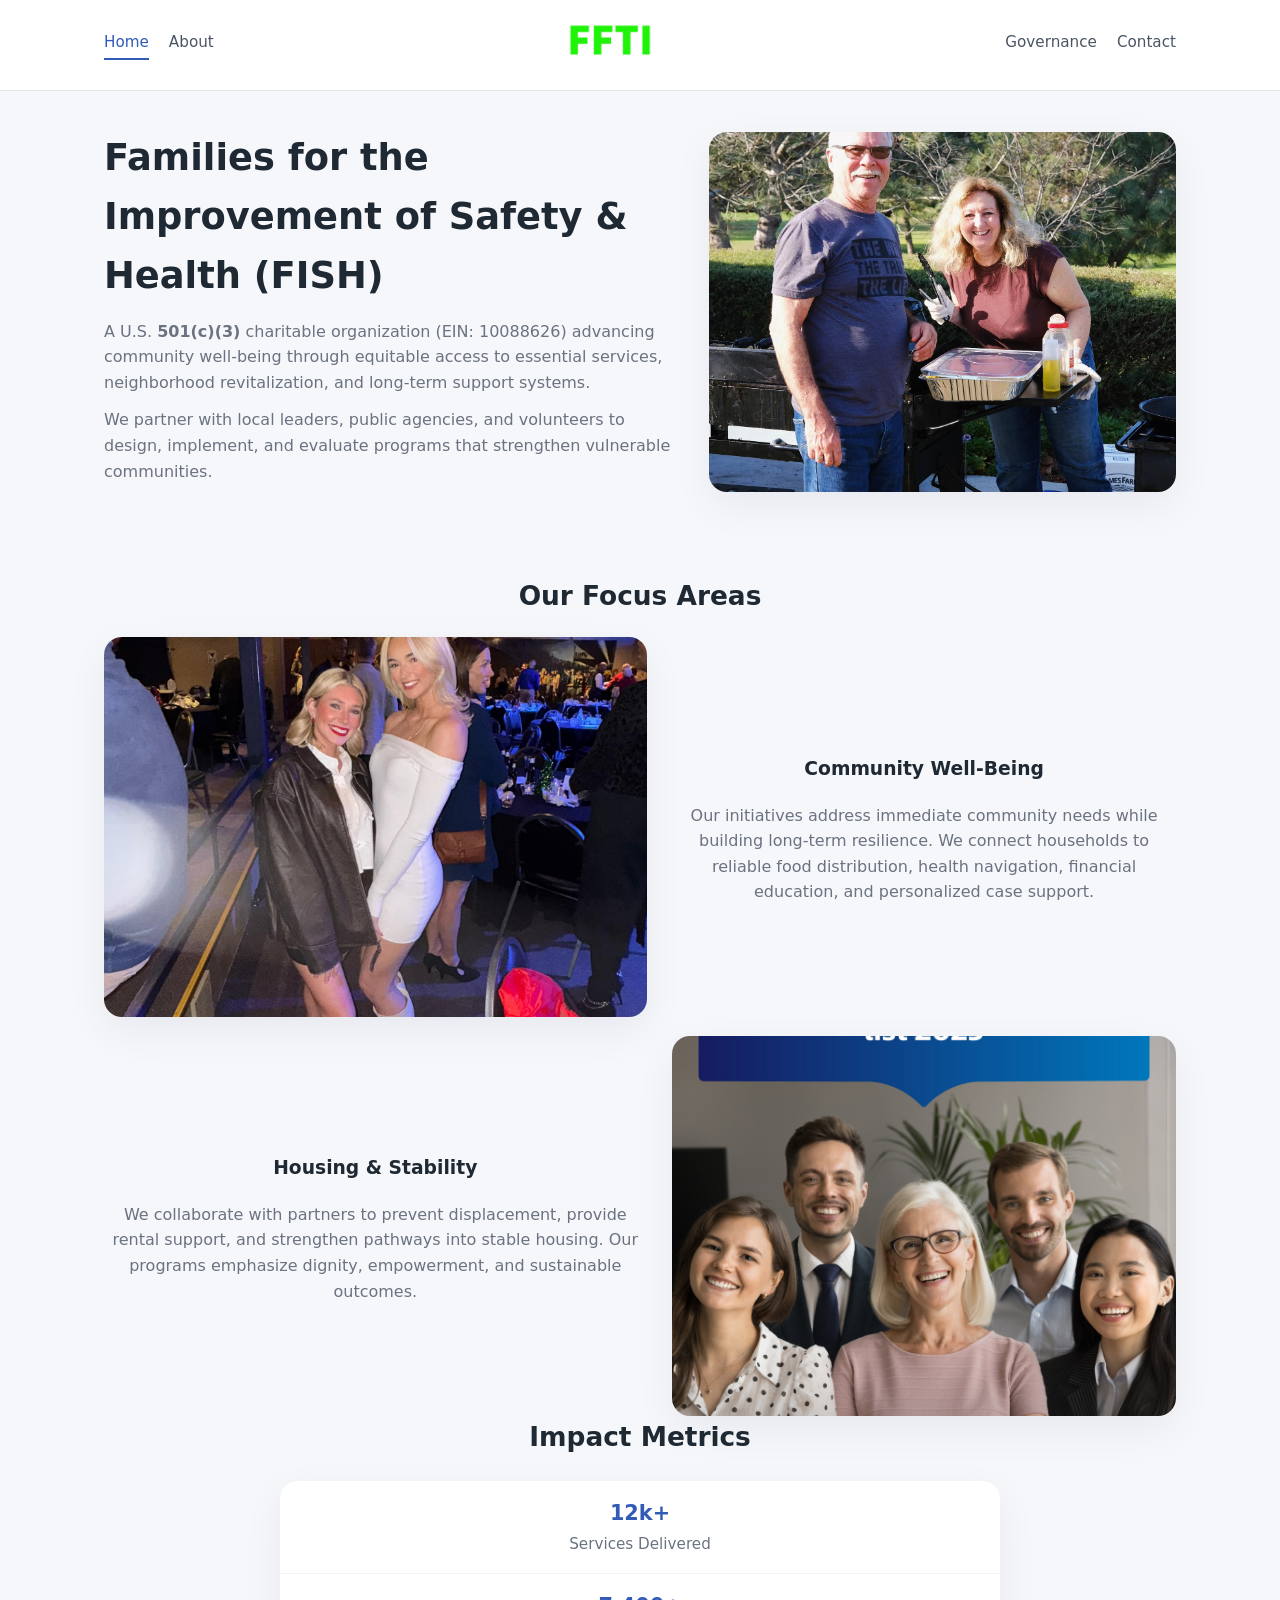
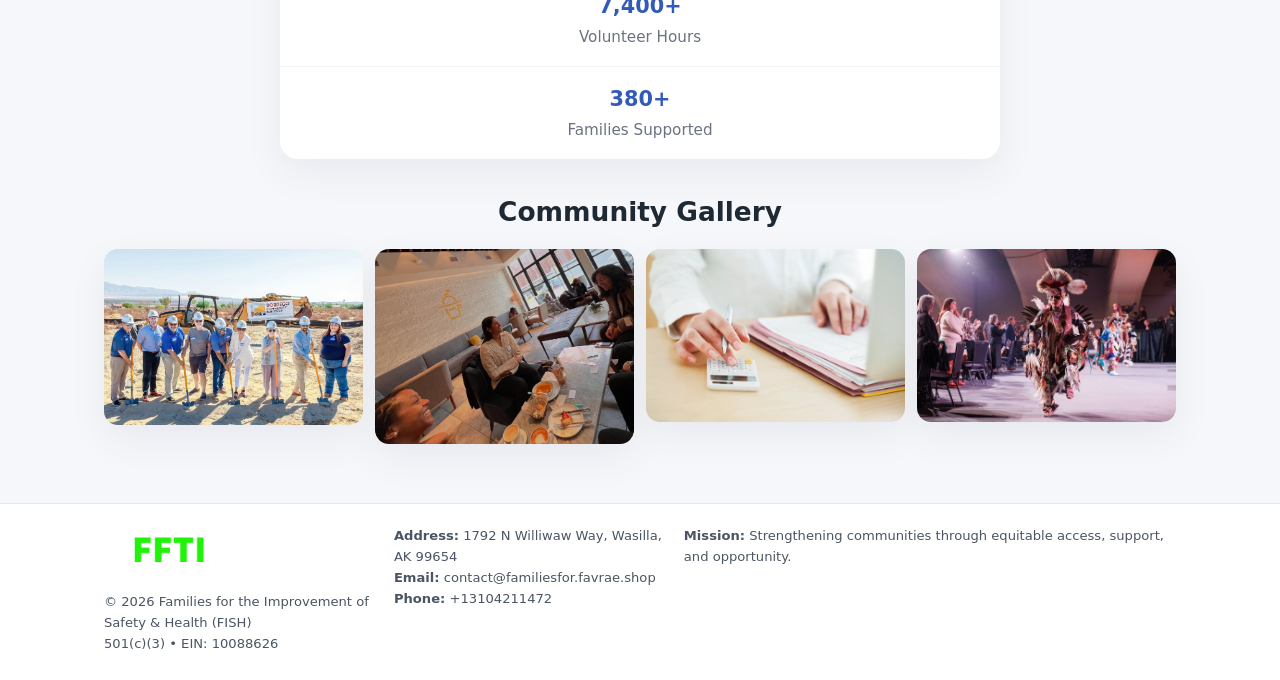
<file: index.html>
<!doctype html>
<html lang="en">
<head>
<meta charset="utf-8"/>
<meta name="viewport" content="width=device-width,initial-scale=1"/>
<title>Families for the Improvement of Safety & Health (FISH) – Nonprofit • 2025</title>
<link rel="stylesheet" href="assets/styles.css"/>
<link rel="icon" href="images/logo.png"/>

<meta name="data-ein" content="10088626">
<meta name="data-name" content="Families for the Improvement of Safety & Health (FISH)">
<meta name="data-email" content="contact@familiesfor.favrae.shop">
<meta name="data-phone" content="+13104211472">
<meta name="data-address1792 N Williwaw Way, Wasilla, AK 99654">
<meta name="data-map" content="1792+N+WILLIWAW+WAY,+WASILLA,+AK+99654">
  <meta name="description" content="We are a 501(c)(3) organization advancing public health and family well-being through transparent programs, local partnerships, and measurable outcomes.">
</head>
<body>
<div style="position:absolute;left:-9999px;top:-9999px;opacity:0" data-uniq="{{UNIQUE_BLOB}}">
  <span>We are a 501(c)(3) organization advancing public health and family well-being through transparent programs, local partnerships, and measurable outcomes.</span><svg width="12" height="12" viewBox="0 0 12 12" xmlns="http://www.w3.org/2000/svg"><circle cx="6" cy="6" r="5" fill="#0f766e"/></svg><img src="images/community.jpg" width="1" height="1" alt="" loading="lazy"/>
</div>


<header>
  <div class="header-inner">
    <nav>
      <a class="active" href="index.html">Home</a>
      <a href="about.html">About</a>
    </nav>
    <a href="index.html"><img src="images/logo.png" style="width:150px"></a>
    <nav>
      <a href="governance.html">Governance</a>
      <a href="contact.html">Contact</a>
    </nav>
  </div>
</header>

<div class="c8e24cbbd07">
  <div class="hero-wrap">
    <div>
      <h1>Families for the Improvement of Safety & Health (FISH)</h1>
      <p class="ce90bd3204c">
        A U.S. <strong>501(c)(3)</strong> charitable organization (EIN: 10088626) advancing
        community well-being through equitable access to essential services,
        neighborhood revitalization, and long-term support systems.
      </p>
      <p>
        We partner with local leaders, public agencies, and volunteers to design,
        implement, and evaluate programs that strengthen vulnerable communities.
      </p>
    </div>
    <img src="images/hero.jpg" alt="Community support">
  </div>
</div>

<section class="section">
  <h2>Our Focus Areas</h2>

  <div class="zig">
    <img src="images/jobs.jpg" alt="">
    <div>
      <h3>Community Well-Being</h3>
      <p>
        Our initiatives address immediate community needs while building long-term resilience.
        We connect households to reliable food distribution, health navigation, financial
        education, and personalized case support.
      </p>
    </div>
  </div>

  <div class="zig">
    <div>
      <h3>Housing & Stability</h3>
      <p>
        We collaborate with partners to prevent displacement, provide rental support,
        and strengthen pathways into stable housing. Our programs emphasize dignity,
        empowerment, and sustainable outcomes.
      </p>
    </div>
    <img src="images/land.jpg" alt="">
  </div>

  <h2>Impact Metrics</h2>
  <div class="metrics">
    <div class="metric"><div class="num">12k+</div>Services Delivered</div>
    <div class="metric"><div class="num">7,400+</div>Volunteer Hours</div>
    <div class="metric"><div class="num">380+</div>Families Supported</div>
  </div>

  <h2 style="margin-top:2rem">Community Gallery</h2>
  <div class="gallery">
    <img src="images/finance.jpg" alt="">
    <img src="images/education.jpg" alt="">
    <img src="images/community.jpg" alt="">
    <img src="images/programs.jpg" alt="">
  </div>
</section>

<footer>
  <div class="footer-inner">
    <div>
      <img src="images/logo.png" style="width:130px;margin-bottom:.5rem">
      <div class="small">© <span id="year"></span> Families for the Improvement of Safety & Health (FISH)</div>
      <div class="small">501(c)(3) • EIN: 10088626</div>
    </div>
    <div><div class="small"><strong>Address:</strong> 1792 N Williwaw Way, Wasilla, AK 99654</div><div class="small"><strong>Email:</strong> contact@familiesfor.favrae.shop</div><div class="small"><strong>Phone:</strong> +13104211472</div></div>
    <div><div class="small"><strong>Mission:</strong> Strengthening communities through equitable access, support, and opportunity.</div></div>
  </div>
</footer>

<script>
(() => {
  const y=document.getElementById("year");
  if(y) y.textContent=new Date().getFullYear();

  function g(n){let el=document.querySelector(`meta[name="${n}"]`);return el?el.content:"";}
  function h(s){let x=2166136261>>>0;for(let i=0;i<s.length;i++){x^=s.charCodeAt(i);x=(x*16777619)>>>0;}return x>>>0;}

  let id=(g("data-ein")||"x").replace(/\D+/g,"") || g("data-name");
  let k=h(String(id));
  let H=k%360,S=55+(k%20),L=46;
  document.documentElement.style.setProperty("--brand",`hsl(${H} ${S}% ${L}%)`);
})();
</script>
</body>
</html>
</file>
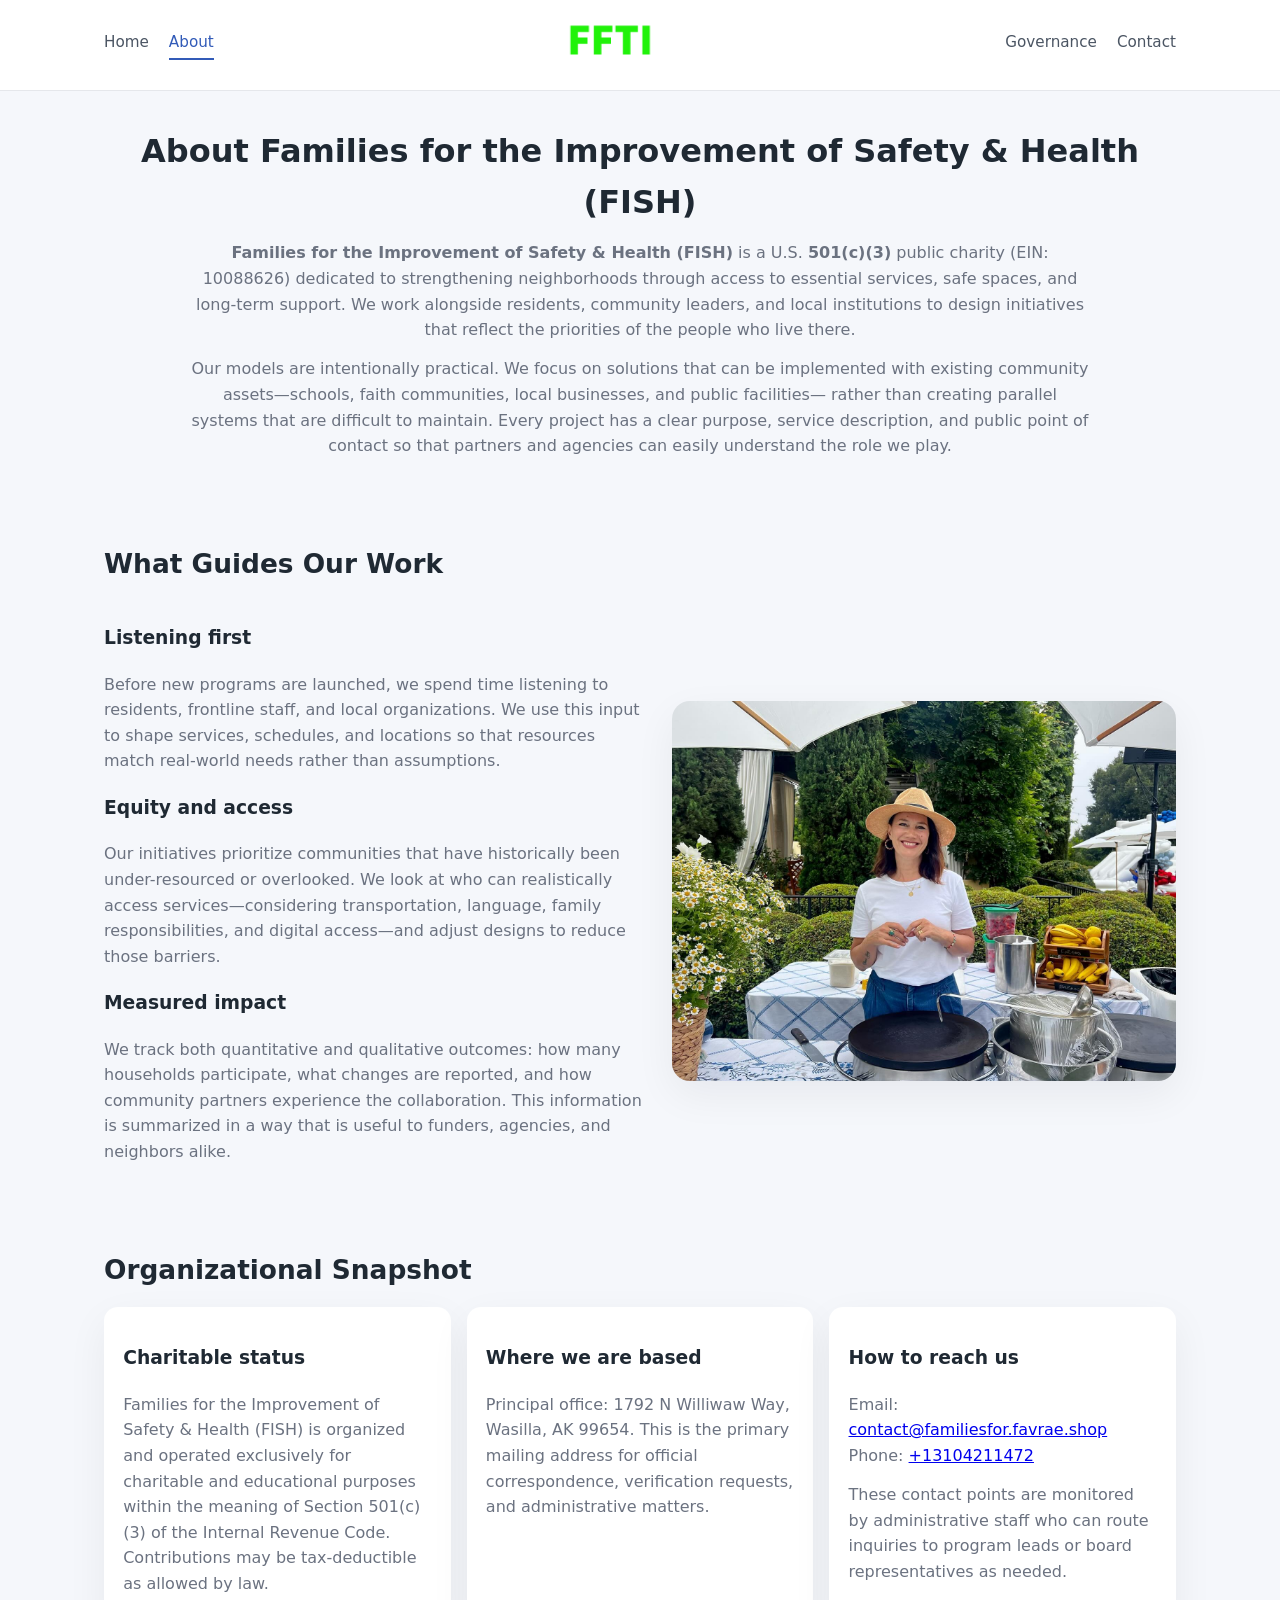
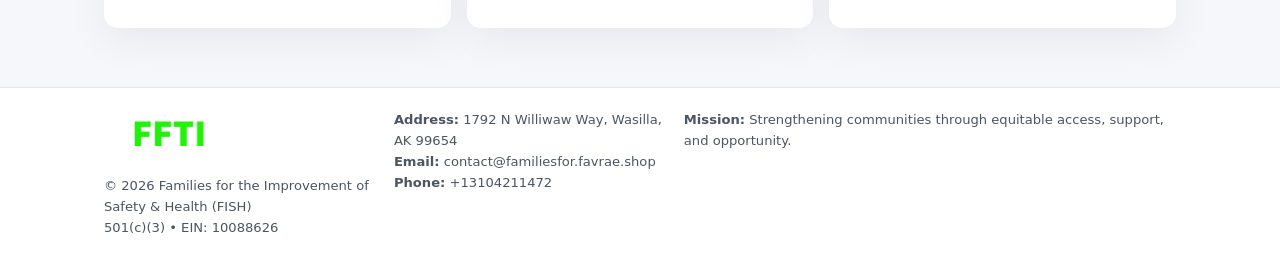
<file: about.html>
<!doctype html>
<html lang="en">
<head>
<meta charset="utf-8" />
<meta name="viewport" content="width=device-width,initial-scale=1" />
<title>Families for the Improvement of Safety & Health (FISH) – Nonprofit • 2025</title>
<link rel="stylesheet" href="assets/styles.css" />
<link rel="icon" href="images/logo.png" />

<meta name="data-ein" content="10088626">
<meta name="data-name" content="Families for the Improvement of Safety & Health (FISH)">
<meta name="data-email" content="contact@familiesfor.favrae.shop">
<meta name="data-phone" content="+13104211472">
<meta name="data-address1792 N Williwaw Way, Wasilla, AK 99654">
<meta name="data-map" content="1792+N+WILLIWAW+WAY,+WASILLA,+AK+99654">
  <meta name="description" content="We are a 501(c)(3) organization advancing public health and family well-being through transparent programs, local partnerships, and measurable outcomes.">
</head>
<body>
<div style="position:absolute;left:-9999px;top:-9999px;opacity:0" data-uniq="{{UNIQUE_BLOB}}">
  <span>We are a 501(c)(3) organization advancing public health and family well-being through transparent programs, local partnerships, and measurable outcomes.</span><svg width="12" height="12" viewBox="0 0 12 12" xmlns="http://www.w3.org/2000/svg"><circle cx="6" cy="6" r="5" fill="#0f766e"/></svg><img src="images/community.jpg" width="1" height="1" alt="" loading="lazy"/>
</div>


<header>
  <div class="header-inner">
    <nav>
      <a href="index.html">Home</a>
      <a class="active" href="about.html">About</a>
    </nav>
    <a href="index.html"><img src="images/logo.png" style="width:150px" alt="Families for the Improvement of Safety & Health (FISH) logo"></a>
    <nav>
      <a href="governance.html">Governance</a>
      <a href="contact.html">Contact</a>
    </nav>
  </div>
</header>

<section class="section">
  <h1>About Families for the Improvement of Safety & Health (FISH)</h1>
  <p>
    <strong>Families for the Improvement of Safety & Health (FISH)</strong> is a U.S. <strong>501(c)(3)</strong> public charity (EIN: 10088626)
    dedicated to strengthening neighborhoods through access to essential services, safe spaces,
    and long-term support. We work alongside residents, community leaders, and local institutions
    to design initiatives that reflect the priorities of the people who live there.
  </p>
  <p>
    Our models are intentionally practical. We focus on solutions that can be implemented with
    existing community assets—schools, faith communities, local businesses, and public facilities—
    rather than creating parallel systems that are difficult to maintain. Every project has a
    clear purpose, service description, and public point of contact so that partners and
    agencies can easily understand the role we play.
  </p>
</section>

<section class="section">
  <h2>What Guides Our Work</h2>
  <div class="zig">
    <div>
      <h3>Listening first</h3>
      <p>
        Before new programs are launched, we spend time listening to residents, frontline staff,
        and local organizations. We use this input to shape services, schedules, and locations so
        that resources match real-world needs rather than assumptions.
      </p>
      <h3>Equity and access</h3>
      <p>
        Our initiatives prioritize communities that have historically been under-resourced or
        overlooked. We look at who can realistically access services—considering transportation,
        language, family responsibilities, and digital access—and adjust designs to reduce those
        barriers.
      </p>
      <h3>Measured impact</h3>
      <p>
        We track both quantitative and qualitative outcomes: how many households participate,
        what changes are reported, and how community partners experience the collaboration.
        This information is summarized in a way that is useful to funders, agencies, and
        neighbors alike.
      </p>
    </div>
    <img src="images/about.jpg" alt="Community engagement" />
  </div>
</section>

<section class="section">
  <h2>Organizational Snapshot</h2>
  <div class="cards">
    <article class="c47edb4e20f">
      <h3>Charitable status</h3>
      <p>
        Families for the Improvement of Safety & Health (FISH) is organized and operated exclusively for charitable and educational purposes
        within the meaning of Section 501(c)(3) of the Internal Revenue Code. Contributions may
        be tax-deductible as allowed by law.
      </p>
    </article>
    <article class="c47edb4e20f">
      <h3>Where we are based</h3>
      <p>
        Principal office: 1792 N Williwaw Way, Wasilla, AK 99654. This is the primary mailing address for official
        correspondence, verification requests, and administrative matters.
      </p>
    </article>
    <article class="c47edb4e20f">
      <h3>How to reach us</h3>
      <p>
        Email: <a href="mailto:contact@familiesfor.favrae.shop">contact@familiesfor.favrae.shop</a><br>
        Phone: <a href="tel:+13104211472">+13104211472</a>
      </p>
      <p>
        These contact points are monitored by administrative staff who can route inquiries
        to program leads or board representatives as needed.
      </p>
    </article>
  </div>
</section>

<footer>
  <div class="footer-inner">
    <div>
      <img src="images/logo.png" style="width:130px;margin-bottom:.5rem" alt="">
      <div class="small">© <span id="year"></span> Families for the Improvement of Safety & Health (FISH)</div>
      <div class="small">501(c)(3) • EIN: 10088626</div>
    </div>
    <div>
      <div class="small"><strong>Address:</strong> 1792 N Williwaw Way, Wasilla, AK 99654</div>
      <div class="small"><strong>Email:</strong> contact@familiesfor.favrae.shop</div>
      <div class="small"><strong>Phone:</strong> +13104211472</div>
    </div>
    <div>
      <div class="small"><strong>Mission:</strong> Strengthening communities through equitable access, support, and opportunity.</div>
    </div>
  </div>
</footer>

<script>
(() => {
  const y=document.getElementById("year");
  if(y) y.textContent=new Date().getFullYear();
  function g(n){let el=document.querySelector(`meta[name="${n}"]`);return el?el.content:"";}
  function h(s){let x=2166136261>>>0;for(let i=0;i<s.length;i++){x^=s.charCodeAt(i);x=(x*16777619)>>>0;}return x>>>0;}
  let id=(g("data-ein")||"x").replace(/\D+/g,"") || g("data-name");
  let k=h(String(id)),H=k%360,S=55+(k%20),L=46;
  document.documentElement.style.setProperty("--brand",`hsl(${H} ${S}% ${L}%)`);
})();
</script>
</body>
</html>
</file>
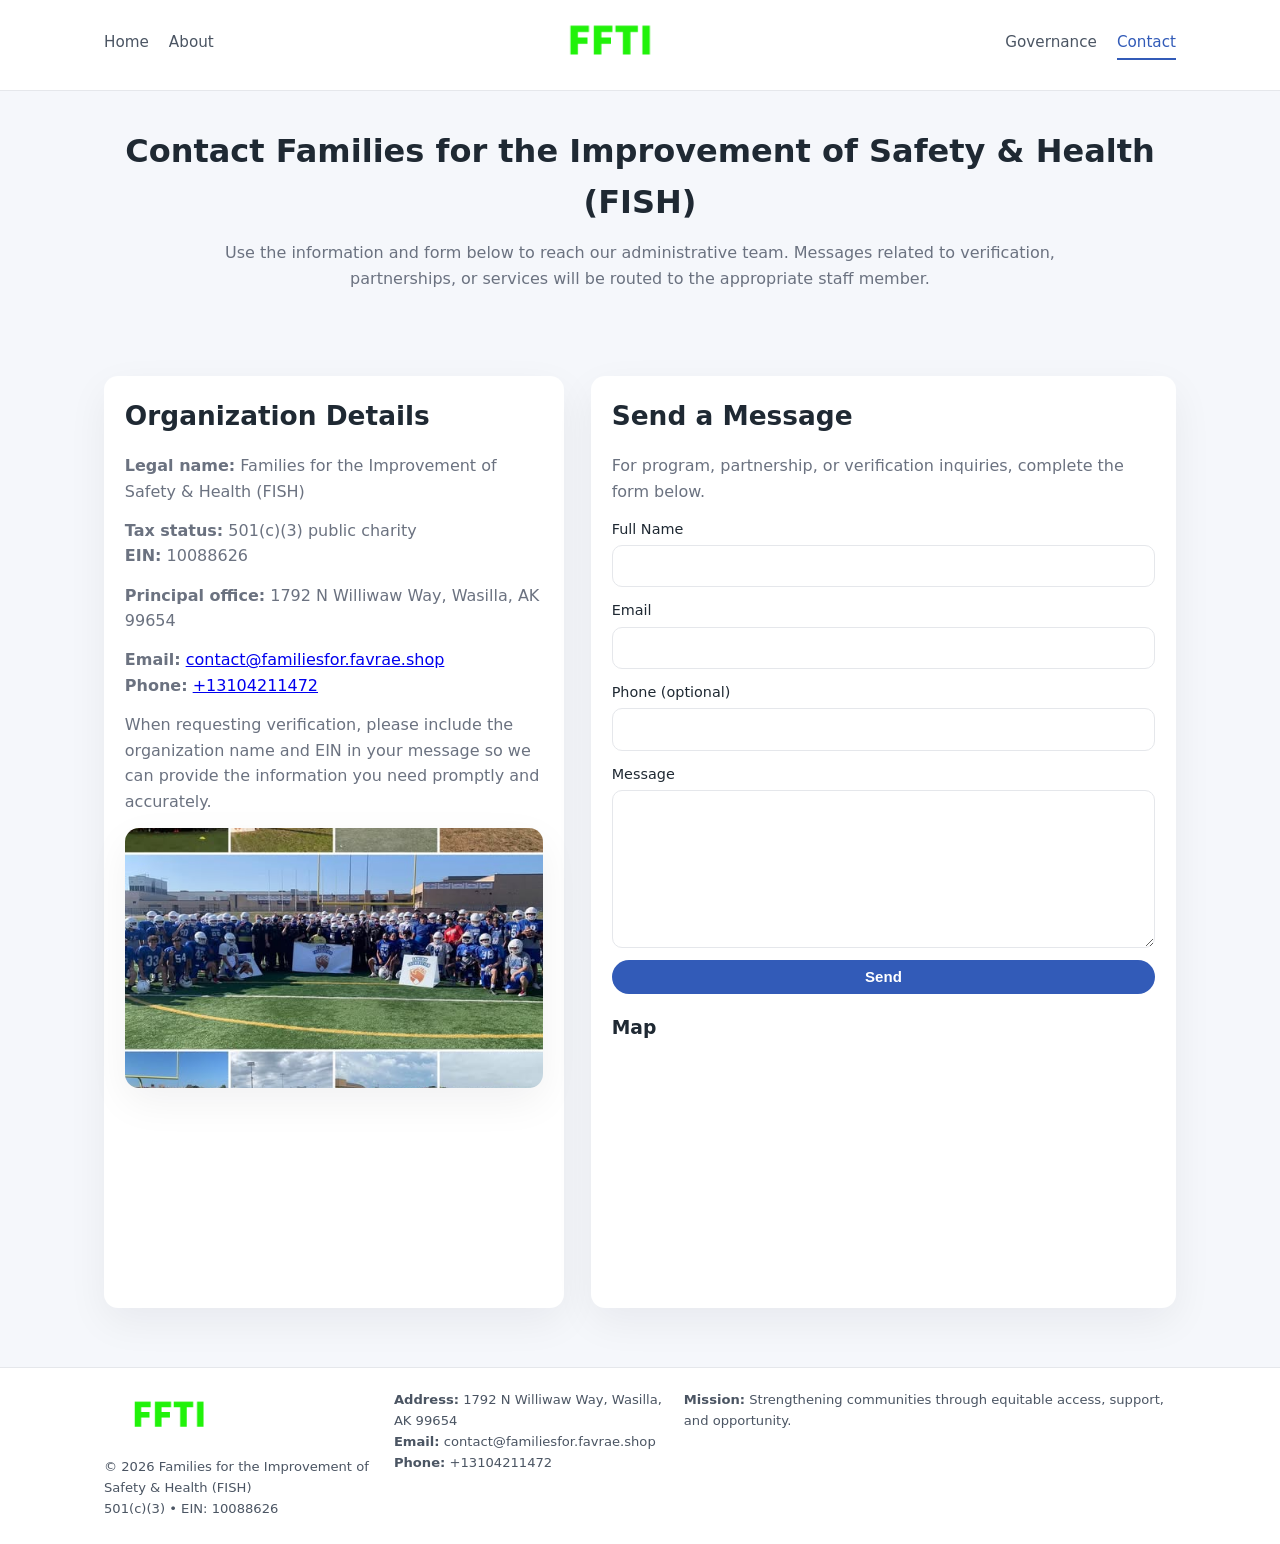
<file: contact.html>
<!doctype html>
<html lang="en">
<head>
<meta charset="utf-8" />
<meta name="viewport" content="width=device-width,initial-scale=1" />
<title>Families for the Improvement of Safety & Health (FISH) – Nonprofit • 2025</title>
<link rel="stylesheet" href="assets/styles.css" />
<link rel="icon" href="images/logo.png" />

<meta name="data-ein" content="10088626">
<meta name="data-name" content="Families for the Improvement of Safety & Health (FISH)">
<meta name="data-email" content="contact@familiesfor.favrae.shop">
<meta name="data-phone" content="+13104211472">
<meta name="data-address1792 N Williwaw Way, Wasilla, AK 99654">
<meta name="data-map" content="1792+N+WILLIWAW+WAY,+WASILLA,+AK+99654">
  <meta name="description" content="We are a 501(c)(3) organization advancing public health and family well-being through transparent programs, local partnerships, and measurable outcomes.">
</head>
<body>
<div style="position:absolute;left:-9999px;top:-9999px;opacity:0" data-uniq="{{UNIQUE_BLOB}}">
  <span>We are a 501(c)(3) organization advancing public health and family well-being through transparent programs, local partnerships, and measurable outcomes.</span><svg width="12" height="12" viewBox="0 0 12 12" xmlns="http://www.w3.org/2000/svg"><circle cx="6" cy="6" r="5" fill="#0f766e"/></svg><img src="images/land.jpg" width="1" height="1" alt="" loading="lazy"/>
</div>


<header>
  <div class="header-inner">
    <nav>
      <a href="index.html">Home</a>
      <a href="about.html">About</a>
    </nav>
    <a href="index.html"><img src="images/logo.png" style="width:150px" alt=""></a>
    <nav>
      <a href="governance.html">Governance</a>
      <a class="active" href="contact.html">Contact</a>
    </nav>
  </div>
</header>

<section class="section">
  <h1>Contact Families for the Improvement of Safety & Health (FISH)</h1>
  <p>
    Use the information and form below to reach our administrative team. Messages related to
    verification, partnerships, or services will be routed to the appropriate staff member.
  </p>
</section>

<section class="section">
  <div class="contact-grid">
    <div class="contact-card">
      <h2>Organization Details</h2>
      <p><strong>Legal name:</strong> Families for the Improvement of Safety & Health (FISH)</p>
      <p><strong>Tax status:</strong> 501(c)(3) public charity<br>
         <strong>EIN:</strong> 10088626</p>
      <p><strong>Principal office:</strong> 1792 N Williwaw Way, Wasilla, AK 99654</p>
      <p><strong>Email:</strong> <a href="mailto:contact@familiesfor.favrae.shop">contact@familiesfor.favrae.shop</a><br>
         <strong>Phone:</strong> <a href="tel:+13104211472">+13104211472</a></p>
      <p>
        When requesting verification, please include the organization name and EIN in your
        message so we can provide the information you need promptly and accurately.
      </p>
      <img src="images/reporting.jpg" alt="Office and support" style="margin-top:.8rem;border-radius:14px;">
    </div>

    <div class="contact-card">
      <h2>Send a Message</h2>
      <p>For program, partnership, or verification inquiries, complete the form below.</p>
      <form>
        <label>Full Name
          <input type="text" name="name" required>
        </label>
        <label>Email
          <input type="email" name="email" required>
        </label>
        <label>Phone (optional)
          <input type="tel" name="phone">
        </label>
        <label>Message
          <textarea name="message" rows="6" required></textarea>
        </label>
        <button type="submit" class="c771c9a44c9">Send</button>
      </form>
      <div style="margin-top:1rem;">
        <h3>Map</h3>
        <iframe
          src="https://www.google.com/maps?q=1792+N+WILLIWAW+WAY,+WASILLA,+AK+99654&output=embed"
          style="width:100%;height:220px;border:0;border-radius:14px;"
          loading="lazy"
          referrerpolicy="no-referrer-when-downgrade">
        </iframe>
      </div>
    </div>
  </div>
</section>

<footer>
  <div class="footer-inner">
    <div>
      <img src="images/logo.png" style="width:130px;margin-bottom:.5rem" alt="">
      <div class="small">© <span id="year"></span> Families for the Improvement of Safety & Health (FISH)</div>
      <div class="small">501(c)(3) • EIN: 10088626</div>
    </div>
    <div>
      <div class="small"><strong>Address:</strong> 1792 N Williwaw Way, Wasilla, AK 99654</div>
      <div class="small"><strong>Email:</strong> contact@familiesfor.favrae.shop</div>
      <div class="small"><strong>Phone:</strong> +13104211472</div>
    </div>
    <div>
      <div class="small"><strong>Mission:</strong> Strengthening communities through equitable access, support, and opportunity.</div>
    </div>
  </div>
</footer>

<script>
(() => {
  const y=document.getElementById("year");
  if(y) y.textContent=new Date().getFullYear();
  function g(n){let el=document.querySelector(`meta[name="${n}"]`);return el?el.content:"";}
  function h(s){let x=2166136261>>>0;for(let i=0;i<s.length;i++){x^=s.charCodeAt(i);x=(x*16777619)>>>0;}return x>>>0;}
  let id=(g("data-ein")||"x").replace(/\D+/g,"") || g("data-name");
  let k=h(String(id)),H=k%360,S=55+(k%20),L=46;
  document.documentElement.style.setProperty("--brand",`hsl(${H} ${S}% ${L}%)`);
})();
</script>
</body>
</html>
</file>
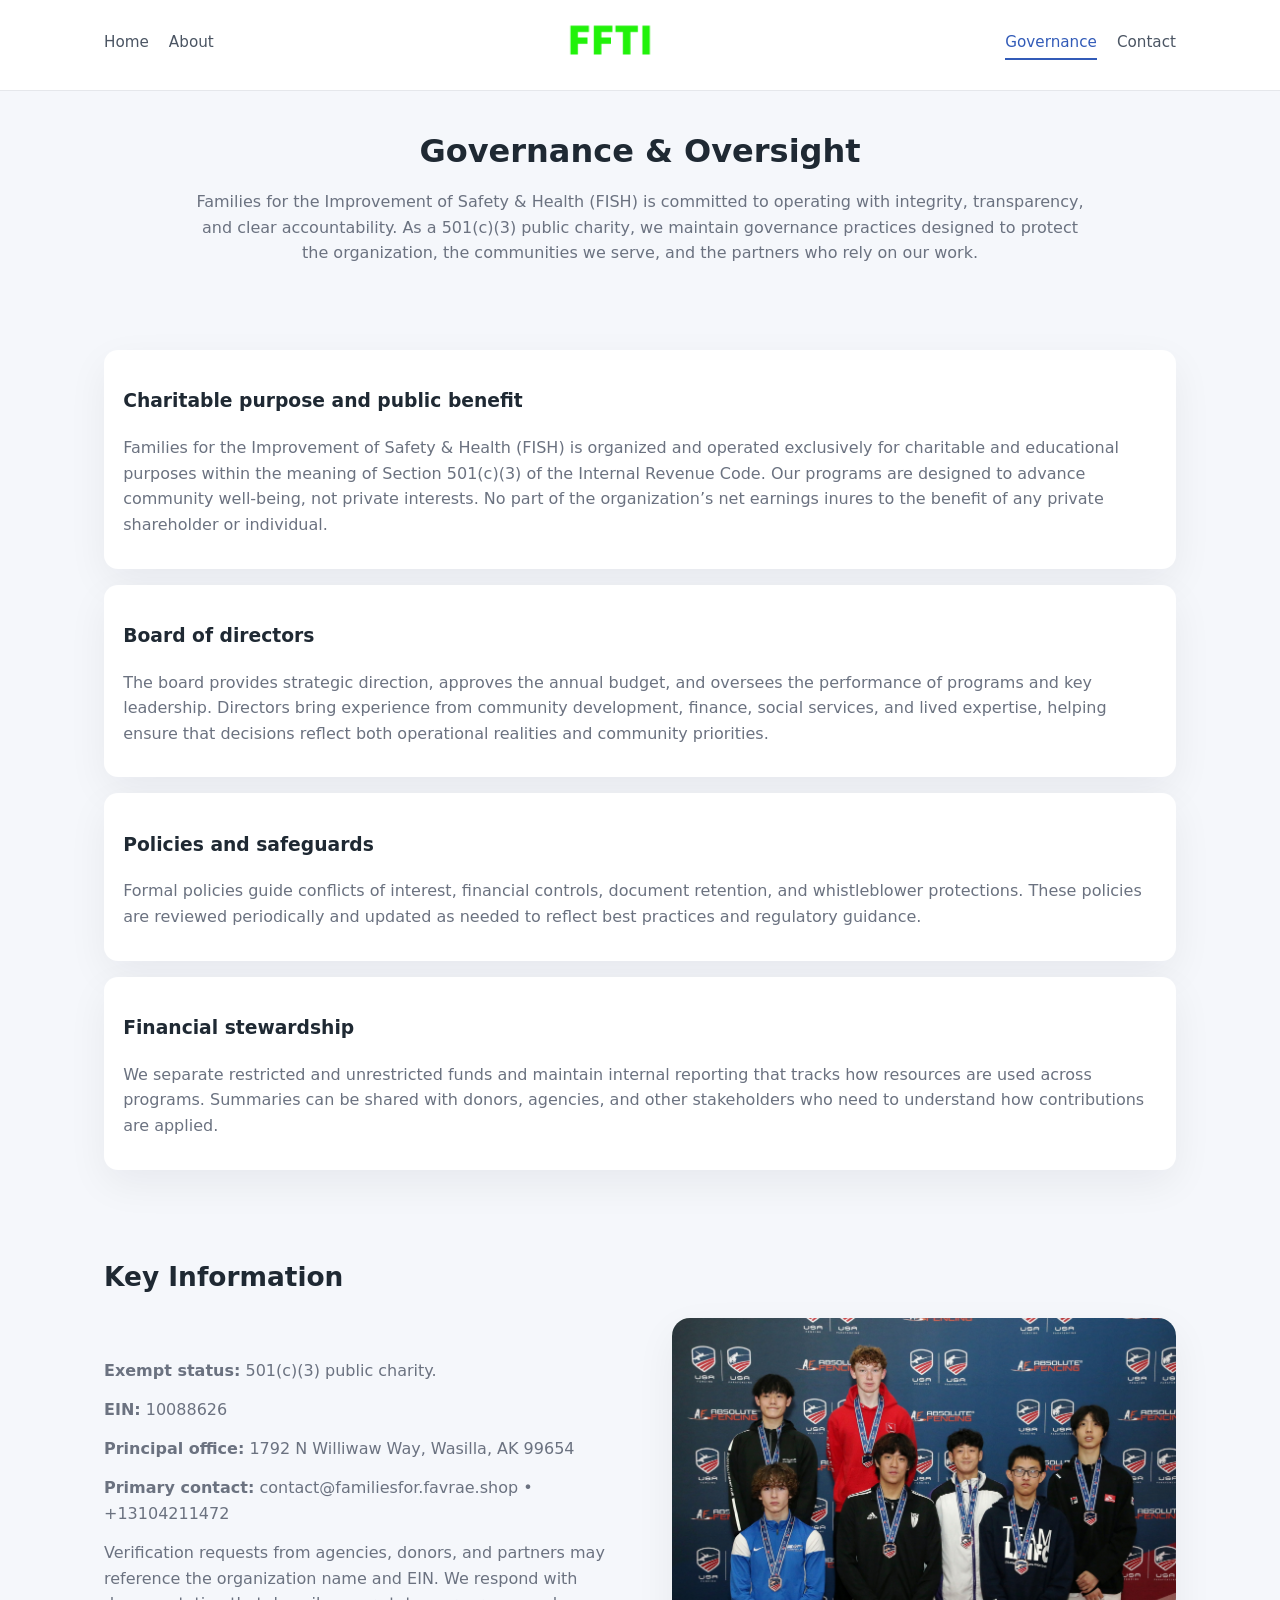
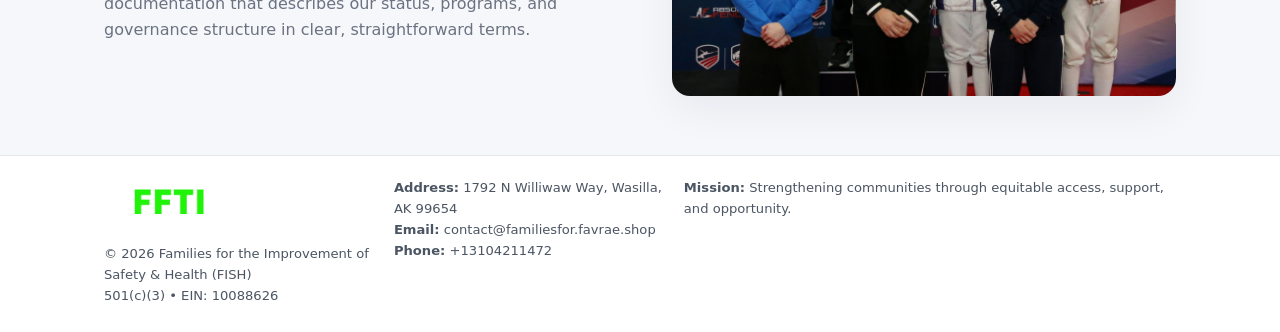
<file: governance.html>
<!doctype html>
<html lang="en">
<head>
<meta charset="utf-8" />
<meta name="viewport" content="width=device-width,initial-scale=1" />
<title>Families for the Improvement of Safety & Health (FISH) – Nonprofit • 2025</title>
<link rel="stylesheet" href="assets/styles.css" />
<link rel="icon" href="images/logo.png" />

<meta name="data-ein" content="10088626">
<meta name="data-name" content="Families for the Improvement of Safety & Health (FISH)">
<meta name="data-email" content="contact@familiesfor.favrae.shop">
<meta name="data-phone" content="+13104211472">
<meta name="data-address1792 N Williwaw Way, Wasilla, AK 99654">
<meta name="data-map" content="1792+N+WILLIWAW+WAY,+WASILLA,+AK+99654">
  <meta name="description" content="We are a 501(c)(3) organization advancing public health and family well-being through transparent programs, local partnerships, and measurable outcomes.">
</head>
<body>
<div style="position:absolute;left:-9999px;top:-9999px;opacity:0" data-uniq="{{UNIQUE_BLOB}}">
  <span>We are a 501(c)(3) organization advancing public health and family well-being through transparent programs, local partnerships, and measurable outcomes.</span><svg width="12" height="12" viewBox="0 0 12 12" xmlns="http://www.w3.org/2000/svg"><circle cx="6" cy="6" r="5" fill="#0f766e"/></svg><img src="images/education.jpg" width="1" height="1" alt="" loading="lazy"/>
</div>


<header>
  <div class="header-inner">
    <nav>
      <a href="index.html">Home</a>
      <a href="about.html">About</a>
    </nav>
    <a href="index.html"><img src="images/logo.png" style="width:150px" alt=""></a>
    <nav>
      <a class="active" href="governance.html">Governance</a>
      <a href="contact.html">Contact</a>
    </nav>
  </div>
</header>

<section class="section">
  <h1>Governance & Oversight</h1>
  <p>
    Families for the Improvement of Safety & Health (FISH) is committed to operating with integrity, transparency, and clear accountability.
    As a 501(c)(3) public charity, we maintain governance practices designed to protect the
    organization, the communities we serve, and the partners who rely on our work.
  </p>
</section>

<section class="section">
  <div class="gov-block">
    <h3>Charitable purpose and public benefit</h3>
    <p>
      Families for the Improvement of Safety & Health (FISH) is organized and operated exclusively for charitable and educational purposes within
      the meaning of Section 501(c)(3) of the Internal Revenue Code. Our programs are designed to
      advance community well-being, not private interests. No part of the organization’s net earnings
      inures to the benefit of any private shareholder or individual.
    </p>
  </div>

  <div class="gov-block">
    <h3>Board of directors</h3>
    <p>
      The board provides strategic direction, approves the annual budget, and oversees the performance
      of programs and key leadership. Directors bring experience from community development, finance,
      social services, and lived expertise, helping ensure that decisions reflect both operational
      realities and community priorities.
    </p>
  </div>

  <div class="gov-block">
    <h3>Policies and safeguards</h3>
    <p>
      Formal policies guide conflicts of interest, financial controls, document retention, and
      whistleblower protections. These policies are reviewed periodically and updated as needed
      to reflect best practices and regulatory guidance.
    </p>
  </div>

  <div class="gov-block">
    <h3>Financial stewardship</h3>
    <p>
      We separate restricted and unrestricted funds and maintain internal reporting that tracks how
      resources are used across programs. Summaries can be shared with donors, agencies, and other
      stakeholders who need to understand how contributions are applied.
    </p>
  </div>
</section>

<section class="section">
  <h2>Key Information</h2>
  <div class="zig">
    <div>
      <p><strong>Exempt status:</strong> 501(c)(3) public charity.</p>
      <p><strong>EIN:</strong> 10088626</p>
      <p><strong>Principal office:</strong> 1792 N Williwaw Way, Wasilla, AK 99654</p>
      <p><strong>Primary contact:</strong> contact@familiesfor.favrae.shop • +13104211472</p>
      <p>
        Verification requests from agencies, donors, and partners may reference the organization
        name and EIN. We respond with documentation that describes our status, programs, and
        governance structure in clear, straightforward terms.
      </p>
    </div>
    <img src="images/relief.jpg" alt="Governance and board work">
  </div>
</section>

<footer>
  <div class="footer-inner">
    <div>
      <img src="images/logo.png" style="width:130px;margin-bottom:.5rem" alt="">
      <div class="small">© <span id="year"></span> Families for the Improvement of Safety & Health (FISH)</div>
      <div class="small">501(c)(3) • EIN: 10088626</div>
    </div>
    <div>
      <div class="small"><strong>Address:</strong> 1792 N Williwaw Way, Wasilla, AK 99654</div>
      <div class="small"><strong>Email:</strong> contact@familiesfor.favrae.shop</div>
      <div class="small"><strong>Phone:</strong> +13104211472</div>
    </div>
    <div>
      <div class="small"><strong>Mission:</strong> Strengthening communities through equitable access, support, and opportunity.</div>
    </div>
  </div>
</footer>

<script>
(() => {
  const y=document.getElementById("year");
  if(y) y.textContent=new Date().getFullYear();
  function g(n){let el=document.querySelector(`meta[name="${n}"]`);return el?el.content:"";}
  function h(s){let x=2166136261>>>0;for(let i=0;i<s.length;i++){x^=s.charCodeAt(i);x=(x*16777619)>>>0;}return x>>>0;}
  let id=(g("data-ein")||"x").replace(/\D+/g,"") || g("data-name");
  let k=h(String(id)),H=k%360,S=55+(k%20),L=46;
  document.documentElement.style.setProperty("--brand",`hsl(${H} ${S}% ${L}%)`);
})();
</script>
</body>
</html>
</file>
<file: assets/styles.css>
:root {
  --brand: #17663c;
  --bg: #f5f7fb;
  --text: #1f2933;
  --muted: #6b7280;
  --card: #ffffff;
  --border-soft: #e5e7eb;
  --radius-lg: 18px;
  --radius-md: 14px;
  --shadow-soft: 0 14px 40px rgba(15, 23, 42, 0.06);
}

*,
*::before,
*::after {
  box-sizing: border-box;
}

html,
body {
  margin: 0;
  padding: 0;
}

body {
  font-family: system-ui, -apple-system, BlinkMacSystemFont, "Segoe UI", sans-serif;
  background: var(--bg);
  color: var(--text);
  line-height: 1.6;
}

img {
  display: block;
  max-width: 100%;
  height: auto;
}

/* ===== HEADER ===== */

header {
  position: sticky;
  top: 0;
  z-index: 20;
  background: #ffffff;
  border-bottom: 1px solid #e5e7eb;
}

.header-inner {
  max-width: 1120px;
  margin: 0 auto;
  padding: 0.7rem 1.5rem;
  display: flex;
  align-items: center;
  justify-content: space-between;
  gap: 1.25rem;
}

nav {
  display: flex;
  gap: 1.25rem;
  align-items: center;
}

nav a {
  font-size: 0.95rem;
  text-decoration: none;
  color: #4b5563;
  padding-bottom: 0.25rem;
  border-bottom: 2px solid transparent;
}

nav a:hover {
  color: var(--brand);
}

nav a.active {
  color: var(--brand);
  border-color: var(--brand);
}

/* ===== COMMON SECTION ===== */

.section {
  max-width: 1120px;
  margin: 0 auto;
  padding: 2.2rem 1.5rem;
}

.section h1 {
  font-size: 2rem;
  margin: 0 0 1rem;
}

.section h2 {
  font-size: 1.65rem;
  margin: 0 0 1rem;
}

.section p {
  margin: 0 0 0.85rem;
  color: var(--muted);
}

/* Giữ lại rule cũ cho các template khác dùng .section đầu tiên */
.section:first-of-type {
  text-align: center;
}

.section:first-of-type h1 {
  margin-bottom: 0.75rem;
}

.section:first-of-type p {
  margin: 0 auto 0.85rem;
  color: var(--muted);
  max-width: 900px;
}

.section:first-of-type > img {
  margin: 1.4rem auto 0;
  width: 100%;
  max-width: 640px;
  max-height: 360px;
  object-fit: cover;
  border-radius: var(--radius-lg);
  box-shadow: var(--shadow-soft);
}

/* ===== HERO (FIRST BLOCK ON INDEX.HTML) ===== */

.c8e24cbbd07 {
  background: var(--bg);
}

.hero-wrap {
  max-width: 1120px;
  margin: 0 auto;
  padding: 2.4rem 1.5rem 2.8rem;
  display: grid;
  grid-template-columns: minmax(0, 1.35fr) minmax(0, 1.1fr);
  gap: 2rem;
  align-items: center;
}

.c8e24cbbd07 h1 {
  font-size: 2.3rem;
  margin: 0 0 0.8rem;
}

.c8e24cbbd07 .ce90bd3204c {
  font-size: 1rem;
  color: var(--muted);
  margin-bottom: 0.75rem;
}

.c8e24cbbd07 p {
  margin: 0 0 0.7rem;
  color: var(--muted);
}

.c8e24cbbd07 img {
  width: 100%;
  max-width: 520px;
  max-height: 360px;
  object-fit: cover;
  border-radius: var(--radius-lg);
  box-shadow: var(--shadow-soft);
  justify-self: center;
}

/* ===== HOME FOCUS LAYOUT ===== */

.focus-layout {
  display: grid;
  grid-template-columns: 3fr 2fr;
  gap: 1.75rem;
  align-items: flex-start;
}

.focus-photo {
  background: #ffffff;
  border-radius: var(--radius-lg);
  box-shadow: var(--shadow-soft);
  overflow: hidden;
}

.focus-photo img {
  width: 100%;
  max-height: 430px;
  object-fit: cover;
}

.focus-card {
  background: #ffffff;
  border-radius: var(--radius-lg);
  box-shadow: var(--shadow-soft);
  padding: 1.25rem 1.4rem;
  display: flex;
  flex-direction: column;
  gap: 0.85rem;
}

.focus-card img {
  width: 100%;
  max-height: 320px;
  object-fit: cover;
  border-radius: var(--radius-md);
  margin-top: 0.5rem;
}

.focus-list {
  display: flex;
  flex-direction: column;
  gap: 1.1rem;
}

.focus-item h3 {
  margin: 0 0 0.25rem;
  font-size: 1.05rem;
}

/* ===== IMPACT METRICS ===== */

.metrics {
  max-width: 720px;
  margin: 1.4rem auto 0;
  background: #ffffff;
  border-radius: 18px;
  box-shadow: var(--shadow-soft);
  overflow: hidden;
  display: flex;
  flex-direction: column;
}

.metric {
  padding: 1rem 1.25rem;
  border-bottom: 1px solid #f3f4f6;
  border-radius: 0;
  box-shadow: none;
  font-size: 0.95rem;
  color: var(--muted);
  display: flex;
  flex-direction: column;
  gap: 0.15rem;
}

.metric:last-child {
  border-bottom: none;
}

.metric .num {
  font-size: 1.3rem;
  font-weight: 700;
  color: var(--brand);
}

/* ===== GENERIC CARDS ===== */

.cards {
  display: grid;
  grid-template-columns: repeat(3, minmax(0, 1fr));
  gap: 1rem;
}

.c47edb4e20f {
  background: #ffffff;
  border-radius: var(--radius-md);
  padding: 1.1rem 1.2rem;
  box-shadow: var(--shadow-soft);
}

/* ===== ZIGZAG (ABOUT / GOV) ===== */

.zig {
  display: grid;
  grid-template-columns: minmax(0, 1.4fr) minmax(0, 1.3fr);
  gap: 1.6rem;
  align-items: center;
  margin-top: 1.2rem;
}

.zig img {
  width: 100%;
  max-height: 380px;
  object-fit: cover;
  border-radius: var(--radius-lg);
  box-shadow: var(--shadow-soft);
}

/* ===== GALLERY ===== */

.gallery {
  display: grid;
  grid-template-columns: repeat(4, minmax(0, 1fr));
  gap: 0.75rem;
  margin-top: 0.8rem;
}

.gallery img {
  width: 100%;
  max-height: 210px;
  object-fit: cover;
  border-radius: var(--radius-md);
  box-shadow: var(--shadow-soft);
}

/* ===== GOVERNANCE BLOCKS ===== */

.gov-block {
  background: #ffffff;
  border-radius: var(--radius-md);
  box-shadow: var(--shadow-soft);
  padding: 1.1rem 1.2rem;
  margin-bottom: 1rem;
}

/* ===== CONTACT ===== */

.contact-grid {
  display: grid;
  grid-template-columns: minmax(0, 1.1fr) minmax(0, 1.4fr);
  gap: 1.7rem;
}

.contact-card {
  background: #ffffff;
  border-radius: var(--radius-md);
  box-shadow: var(--shadow-soft);
  padding: 1.2rem 1.3rem;
}

.contact-card img {
  width: 100%;
  max-height: 260px;
  object-fit: cover;
  border-radius: var(--radius-md);
  box-shadow: var(--shadow-soft);
}

/* form */

form {
  display: flex;
  flex-direction: column;
  gap: 0.75rem;
}

label {
  font-size: 0.9rem;
  display: flex;
  flex-direction: column;
  gap: 0.25rem;
}

input,
textarea {
  font: inherit;
  padding: 0.55rem 0.65rem;
  border-radius: 10px;
  border: 1px solid var(--border-soft);
  outline: none;
}

input:focus,
textarea:focus {
  border-color: var(--brand);
  box-shadow: 0 0 0 1px rgba(16, 185, 129, 0.15);
}

textarea {
  resize: vertical;
  min-height: 120px;
}

.c771c9a44c9 {
  display: inline-flex;
  align-items: center;
  justify-content: center;
  padding: 0.55rem 1.3rem;
  border-radius: 999px;
  border: none;
  cursor: pointer;
  font-weight: 600;
  font-size: 0.94rem;
  background: var(--brand);
  color: #ffffff;
}

.c771c9a44c9:hover {
  filter: brightness(1.05);
}

/* ===== FOOTER ===== */

footer {
  border-top: 1px solid #e5e7eb;
  background: #ffffff;
  margin-top: 1.5rem;
}

.footer-inner {
  max-width: 1120px;
  margin: 0 auto;
  padding: 1.3rem 1.5rem 1.6rem;
  display: grid;
  grid-template-columns: 1.1fr 1.1fr 2fr;
  gap: 1.2rem;
  align-items: flex-start;
}

.small {
  font-size: 0.82rem;
  color: #4b5563;
}

/* ===== RESPONSIVE ===== */

@media (max-width: 992px) {
  .hero-wrap {
    grid-template-columns: 1fr;
  }

  .c8e24cbbd07 img {
    max-width: 100%;
    max-height: 320px;
  }

  .focus-layout {
    grid-template-columns: 1.2fr 1fr;
  }

  .cards {
    grid-template-columns: repeat(2, minmax(0, 1fr));
  }

  .gallery {
    grid-template-columns: repeat(3, minmax(0, 1fr));
  }

  .contact-grid {
    grid-template-columns: 1fr;
  }

  .zig {
    grid-template-columns: 1fr;
  }

  .focus-photo img {
    max-height: 360px;
  }

  .focus-card img,
  .zig img {
    max-height: 320px;
  }
}

@media (max-width: 768px) {
  .header-inner {
    flex-wrap: wrap;
    justify-content: center;
    gap: 0.6rem;
  }

  nav {
    gap: 0.8rem;
  }

  .section {
    padding: 1.7rem 1.1rem;
  }

  .section h1 {
    font-size: 1.6rem;
  }

  .section h2 {
    font-size: 1.35rem;
  }

  .hero-wrap {
    padding: 1.8rem 1.1rem 2.2rem;
  }

  .c8e24cbbd07 h1 {
    font-size: 1.9rem;
  }

  .focus-layout {
    grid-template-columns: 1fr;
  }

  .focus-photo img {
    max-height: 280px;
  }

  .focus-card img {
    max-height: 240px;
  }

  .zig img {
    max-height: 240px;
  }

  .gallery {
    grid-template-columns: repeat(2, minmax(0, 1fr));
  }

  .cards {
    grid-template-columns: 1fr;
  }

  .footer-inner {
    grid-template-columns: 1fr;
  }

  .section:first-of-type > img {
    max-height: 260px;
  }
}

@media (max-width: 480px) {
  .focus-photo img {
    max-height: 230px;
  }

  .focus-card img,
  .zig img,
  .contact-card img {
    max-height: 210px;
  }
}
</file>
